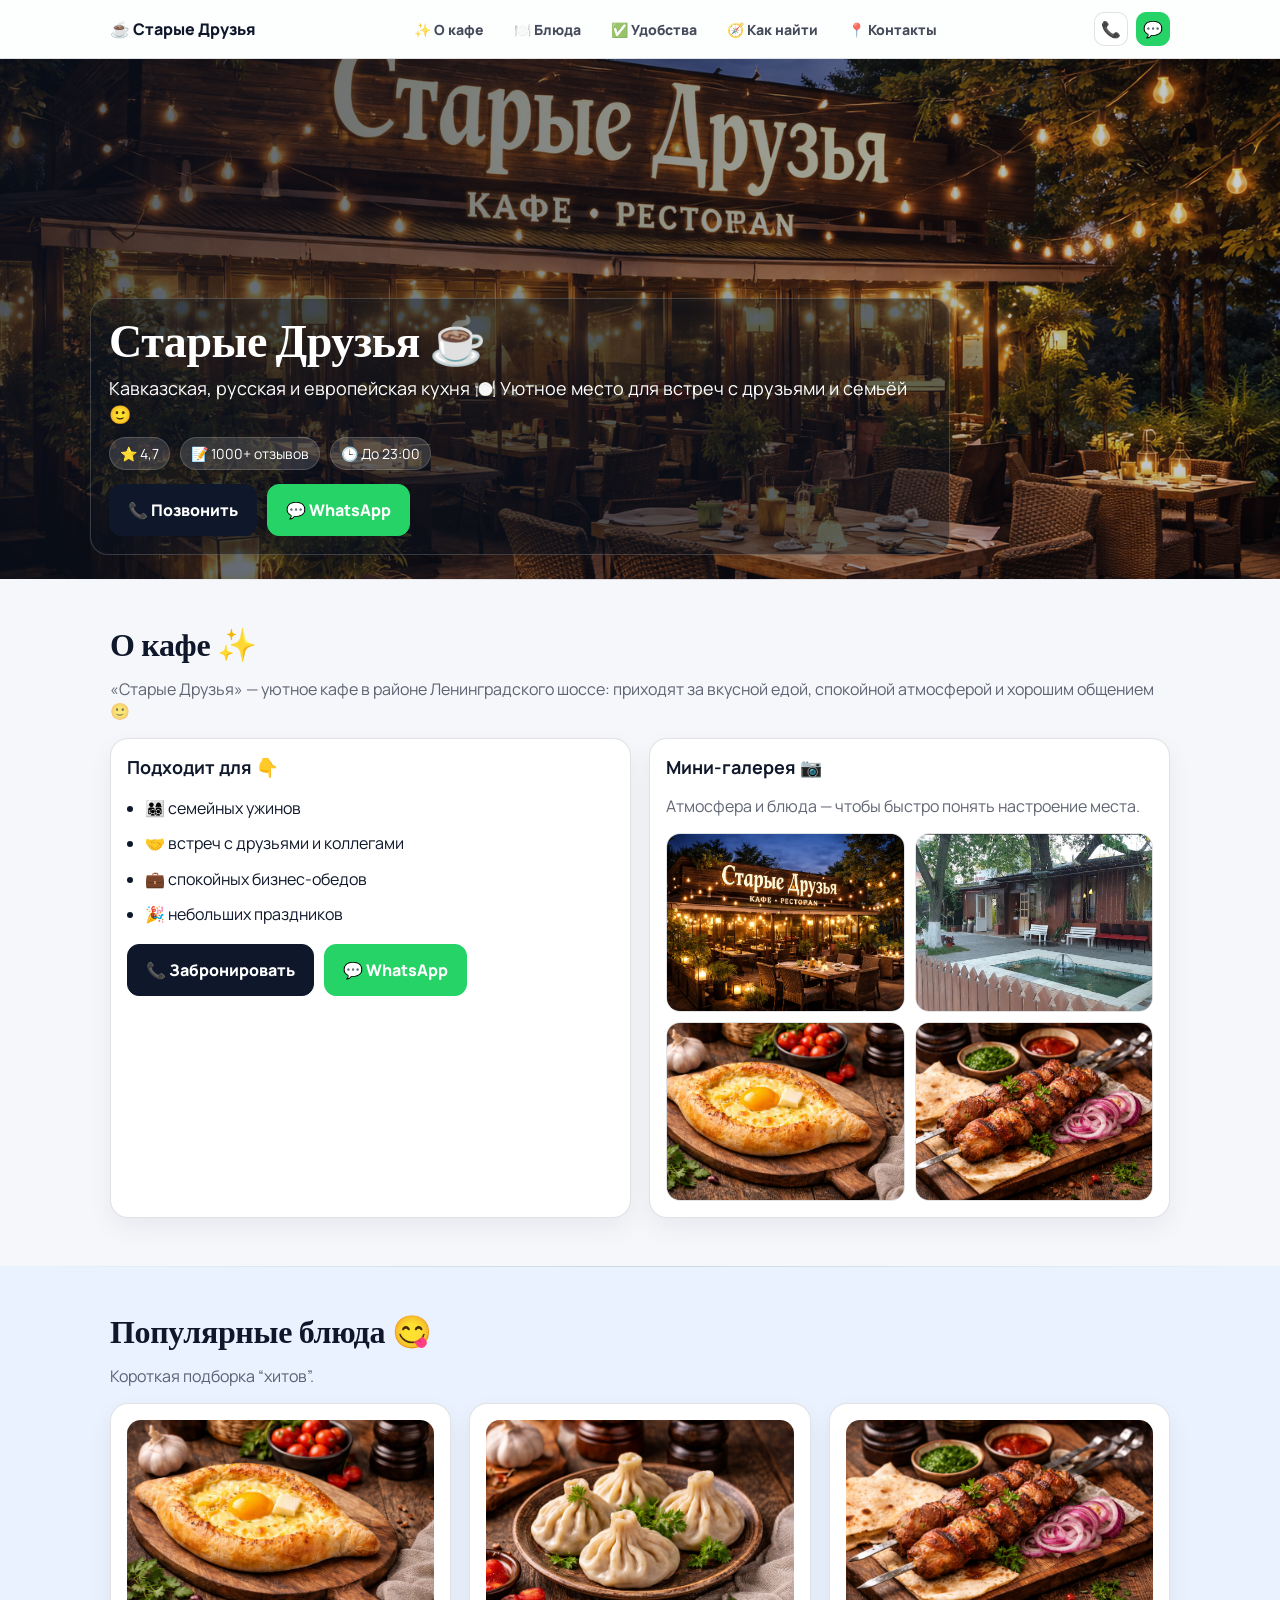
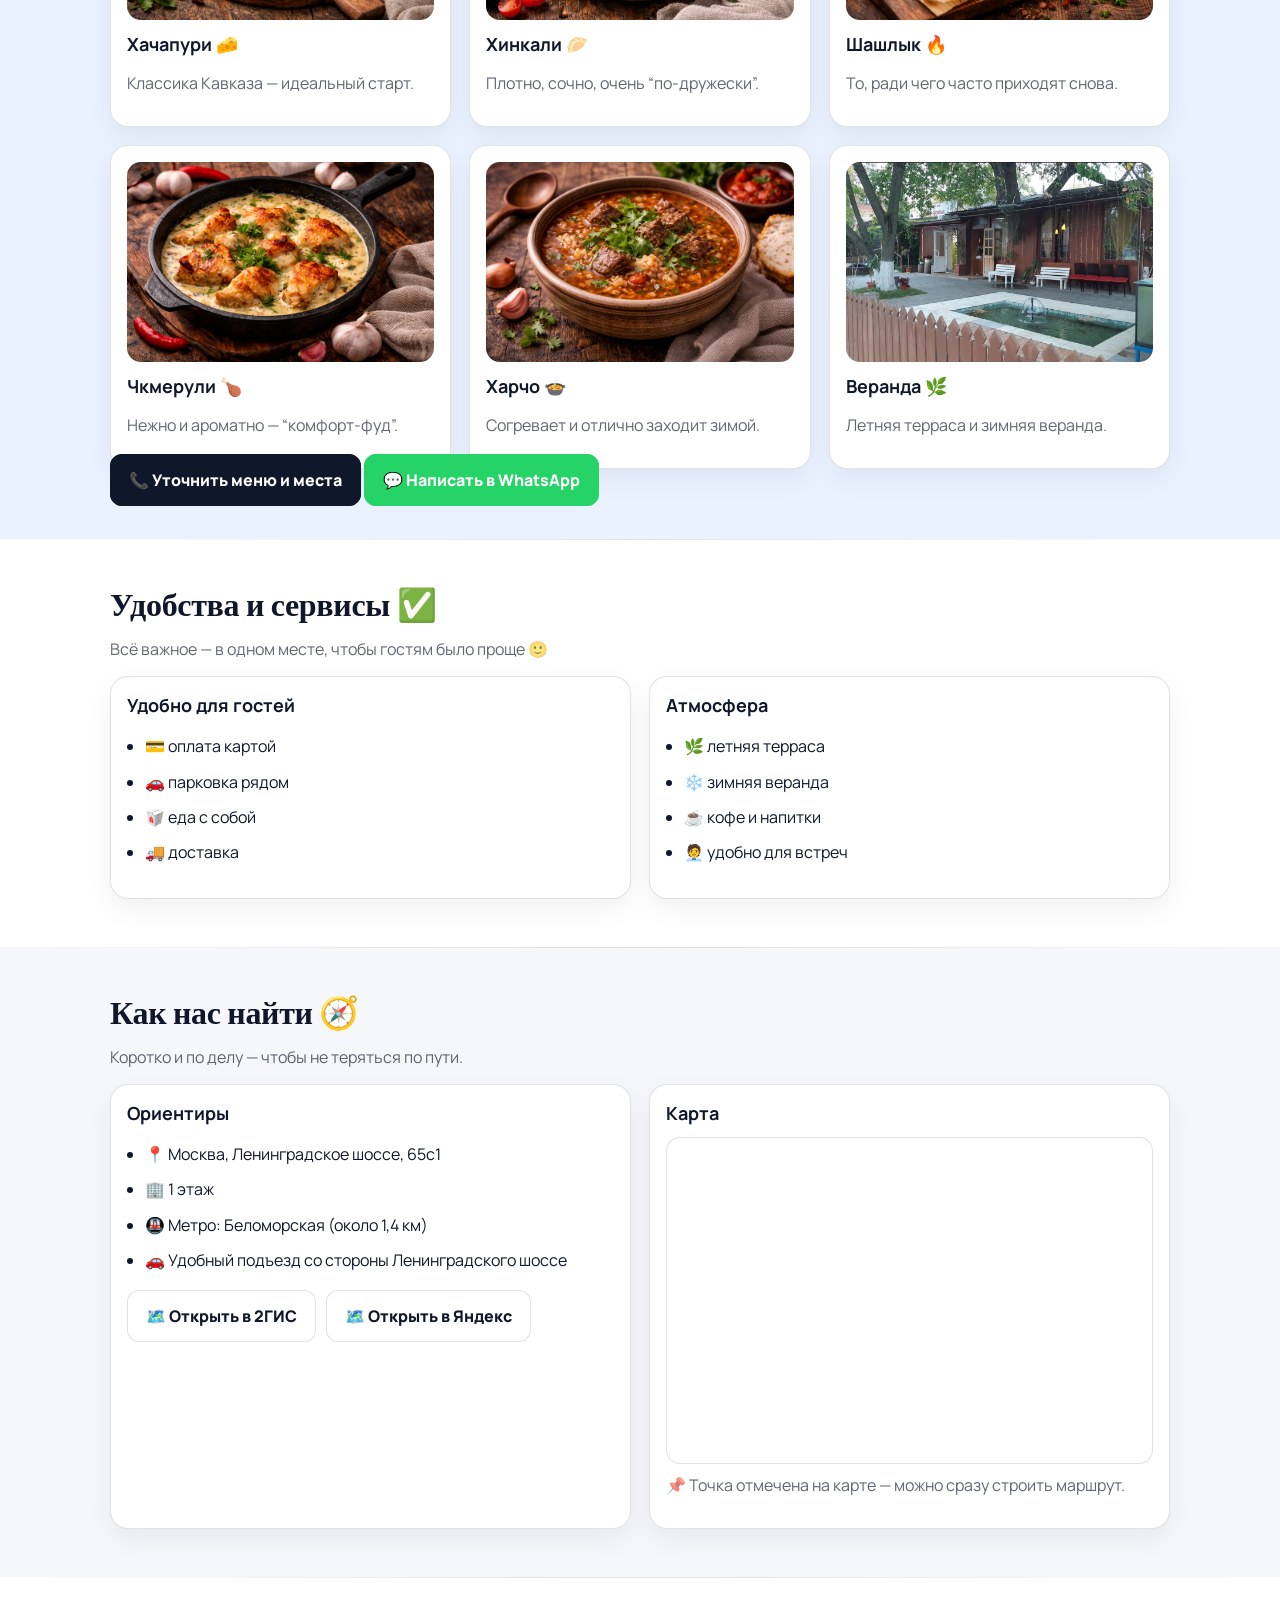
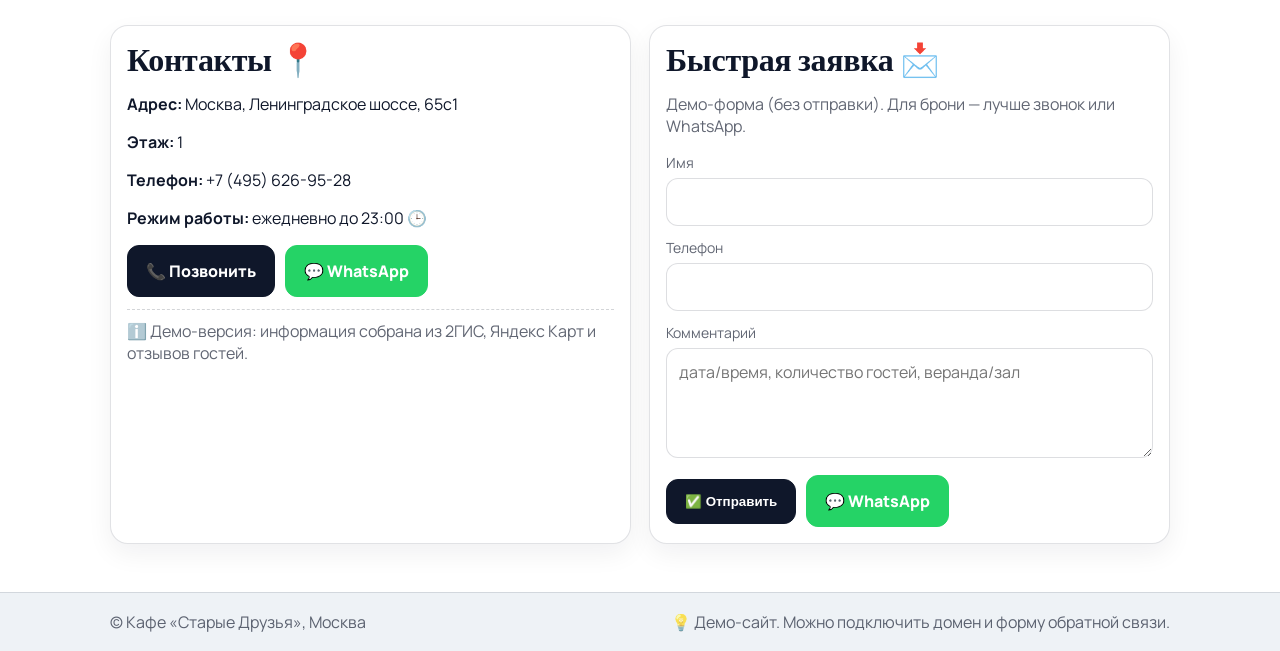
<file: index.html>
<!doctype html>
<html lang="ru">
<head>
  <meta charset="utf-8" />
  <meta name="viewport" content="width=device-width, initial-scale=1" />
  <title>Старые Друзья — кафе на Ленинградском шоссе</title>
  <meta name="description" content="Кафе «Старые Друзья»: кавказская, русская и европейская кухня, летняя терраса и зимняя веранда. Москва, Ленинградское шоссе, 65с1." />

  <!-- Canonical -->
  <link rel="canonical" href="https://denisbykov1991-spec.github.io/staryye-druzya/" />

  <!-- Open Graph / Messengers preview -->
  <meta property="og:type" content="website" />
  <meta property="og:locale" content="ru_RU" />
  <meta property="og:site_name" content="Старые Друзья" />
  <meta property="og:title" content="Старые Друзья — кафе на Ленинградском шоссе ☕" />
  <meta property="og:description" content="Кавказская, русская и европейская кухня 🍽️ + летняя терраса и зимняя веранда 🌿❄️. Москва." />
  <meta property="og:url" content="https://denisbykov1991-spec.github.io/staryye-druzya/" />
  <meta property="og:image" content="https://denisbykov1991-spec.github.io/staryye-druzya/img/og.jpg" />
  <meta property="og:image:width" content="1200" />
  <meta property="og:image:height" content="630" />

  <meta name="twitter:card" content="summary_large_image" />
  <meta name="twitter:title" content="Старые Друзья — кафе на Ленинградском шоссе ☕" />
  <meta name="twitter:description" content="Кухня Кавказа + классика 🍽️, веранда круглый год 🌿❄️. Москва." />
  <meta name="twitter:image" content="https://denisbykov1991-spec.github.io/staryye-druzya/img/og.jpg" />

  <!-- Fonts -->
  <link rel="preconnect" href="https://fonts.googleapis.com">
  <link rel="preconnect" href="https://fonts.gstatic.com" crossorigin>
  <link href="https://fonts.googleapis.com/css2?family=Manrope:wght@400;600;700;800&family=Fraunces:opsz,wght@9..144,600;9..144,700&display=swap" rel="stylesheet">

  <link rel="stylesheet" href="styles.css" />
</head>

<body>
  <!-- Top nav (NOT sticky) -->
  <nav class="topnav" aria-label="Навигация">
    <div class="container topnav__inner">
      <a class="brand" href="#top" aria-label="Наверх">☕ Старые Друзья</a>

      <div class="topnav__links" role="navigation" aria-label="Разделы">
        <a href="#about">✨ О кафе</a>
        <a href="#menu">🍽️ Блюда</a>
        <a href="#services">✅ Удобства</a>
        <a href="#howto">🧭 Как найти</a>
        <a href="#contacts">📍 Контакты</a>
      </div>

      <div class="topnav__actions">
        <a class="topnav__btn" href="tel:+74956269528" aria-label="Позвонить">📞</a>
        <a class="topnav__btn topnav__btn--wa wa-pulse" href="https://wa.me/74956269528" target="_blank" rel="noopener" aria-label="WhatsApp">💬</a>
      </div>
    </div>
  </nav>

  <!-- HERO -->
  <header id="top" class="hero" style="--hero-img:url('img/hero.jpg')">
    <div class="container hero__inner">
      <div class="hero__panel">
        <h1>Старые Друзья ☕</h1>
        <p class="lead">
          Кавказская, русская и европейская кухня 🍽️  
          Уютное место для встреч с друзьями и семьёй 🙂
        </p>

        <div class="meta">
          <span>⭐ 4,7</span>
          <span>📝 1000+ отзывов</span>
          <span>🕒 До 23:00</span>
        </div>

        <div class="actions">
          <a class="btn btn--primary" href="tel:+74956269528">📞 Позвонить</a>
          <a class="btn btn--whatsapp wa-pulse" href="https://wa.me/74956269528" target="_blank" rel="noopener">💬 WhatsApp</a>
        </div>
      </div>
    </div>
  </header>

  <main>
    <!-- ABOUT -->
    <section id="about" class="section section--mist section--divider">
      <div class="container">
        <div class="section__head">
          <h2>О кафе ✨</h2>
          <p class="muted">
            «Старые Друзья» — уютное кафе в районе Ленинградского шоссе:  
            приходят за вкусной едой, спокойной атмосферой и хорошим общением 🙂
          </p>
        </div>

        <div class="grid grid--2">
          <div class="card">
            <h3 style="margin-top:0;">Подходит для 👇</h3>
            <ul class="bullets">
              <li>👨‍👩‍👧‍👦 семейных ужинов</li>
              <li>🤝 встреч с друзьями и коллегами</li>
              <li>💼 спокойных бизнес-обедов</li>
              <li>🎉 небольших праздников</li>
            </ul>

            <div class="actions" style="margin-top:12px;">
              <a class="btn btn--primary" href="tel:+74956269528">📞 Забронировать</a>
              <a class="btn btn--whatsapp wa-pulse" href="https://wa.me/74956269528" target="_blank" rel="noopener">💬 WhatsApp</a>
            </div>
          </div>

          <div class="card">
            <h3 style="margin-top:0;">Мини-галерея 📷</h3>
            <p class="muted">Атмосфера и блюда — чтобы быстро понять настроение места.</p>

            <div class="gallery">
              <img src="img/hero.jpg" alt="Атмосфера">
              <img src="img/terrace.jpg" alt="Веранда">
              <img src="img/khachapuri.jpg" alt="Хачапури">
              <img src="img/shashlik.jpg" alt="Шашлык">
            </div>
          </div>
        </div>
      </div>
    </section>

    <!-- MENU -->
    <section id="menu" class="section section--sky section--divider">
      <div class="container">
        <div class="section__head">
          <h2>Популярные блюда 😋</h2>
          <p class="muted">Короткая подборка “хитов”.</p>
        </div>

        <div class="grid grid--3 menu-grid">
          <article class="card menu-card">
            <img src="img/khachapuri.jpg" alt="Хачапури">
            <h3>Хачапури 🧀</h3>
            <p class="muted">Классика Кавказа — идеальный старт.</p>
          </article>

          <article class="card menu-card">
            <img src="img/khinkali.jpg" alt="Хинкали">
            <h3>Хинкали 🥟</h3>
            <p class="muted">Плотно, сочно, очень “по-дружески”.</p>
          </article>

          <article class="card menu-card">
            <img src="img/shashlik.jpg" alt="Шашлык">
            <h3>Шашлык 🔥</h3>
            <p class="muted">То, ради чего часто приходят снова.</p>
          </article>

          <article class="card menu-card">
            <img src="img/chkmeruli.jpg" alt="Чкмерули">
            <h3>Чкмерули 🍗</h3>
            <p class="muted">Нежно и ароматно — “комфорт-фуд”.</p>
          </article>

          <article class="card menu-card">
            <img src="img/kharcho.jpg" alt="Харчо">
            <h3>Харчо 🍲</h3>
            <p class="muted">Согревает и отлично заходит зимой.</p>
          </article>

          <article class="card menu-card">
            <img src="img/terrace.jpg" alt="Веранда">
            <h3>Веранда 🌿</h3>
            <p class="muted">Летняя терраса и зимняя веранда.</p>
          </article>
        </div>

        <div class="section__actions">
          <a class="btn btn--primary" href="tel:+74956269528">📞 Уточнить меню и места</a>
          <a class="btn btn--whatsapp wa-pulse" href="https://wa.me/74956269528" target="_blank" rel="noopener">💬 Написать в WhatsApp</a>
        </div>
      </div>
    </section>

    <!-- SERVICES -->
    <section id="services" class="section section--paper section--divider">
      <div class="container">
        <div class="section__head">
          <h2>Удобства и сервисы ✅</h2>
          <p class="muted">Всё важное — в одном месте, чтобы гостям было проще 🙂</p>
        </div>

        <div class="grid grid--2">
          <div class="card">
            <h3 style="margin-top:0;">Удобно для гостей</h3>
            <ul class="bullets">
              <li>💳 оплата картой</li>
              <li>🚗 парковка рядом</li>
              <li>🥡 еда с собой</li>
              <li>🚚 доставка</li>
            </ul>
          </div>

          <div class="card">
            <h3 style="margin-top:0;">Атмосфера</h3>
            <ul class="bullets">
              <li>🌿 летняя терраса</li>
              <li>❄️ зимняя веранда</li>
              <li>☕ кофе и напитки</li>
              <li>🧑‍💼 удобно для встреч</li>
            </ul>
          </div>
        </div>
      </div>
    </section>

    <!-- HOW TO FIND -->
    <section id="howto" class="section section--mist section--divider">
      <div class="container">
        <div class="section__head">
          <h2>Как нас найти 🧭</h2>
          <p class="muted">Коротко и по делу — чтобы не теряться по пути.</p>
        </div>

        <div class="grid grid--2">
          <div class="card">
            <h3 style="margin-top:0;">Ориентиры</h3>
            <ul class="bullets">
              <li>📍 Москва, Ленинградское шоссе, 65с1</li>
              <li>🏢 1 этаж</li>
              <li>🚇 Метро: Беломорская (около 1,4 км)</li>
              <li>🚗 Удобный подъезд со стороны Ленинградского шоссе</li>
            </ul>

            <div class="actions" style="margin-top:12px;">
              <a class="btn btn--ghost" href="https://2gis.ru/moscow/firm/70000001022725761" target="_blank" rel="noopener">🗺️ Открыть в 2ГИС</a>
              <a class="btn btn--ghost" href="https://yandex.ru/maps/org/staryye_druzya/107307470305/" target="_blank" rel="noopener">🗺️ Открыть в Яндекс</a>
            </div>
          </div>

          <div class="card">
            <h3 style="margin-top:0;">Карта</h3>
            <div class="map">
              <iframe
                title="Карта"
                src="https://yandex.ru/map-widget/v1/?ll=37.459322%2C55.866321&z=16&pt=37.459322%2C55.866321%2Cpm2rdm&mode=search"
                width="100%"
                height="320"
                frameborder="0"
                style="border:0;"
                allowfullscreen>
              </iframe>
            </div>
            <p class="muted" style="margin-top:10px;">📌 Точка отмечена на карте — можно сразу строить маршрут.</p>
          </div>
        </div>
      </div>
    </section>

    <!-- CONTACTS -->
    <section id="contacts" class="section section--paper section--divider">
      <div class="container">
        <div class="grid grid--2">
          <div class="card">
            <h2 style="margin-top:0;">Контакты 📍</h2>
            <p><b>Адрес:</b> Москва, Ленинградское шоссе, 65с1</p>
            <p><b>Этаж:</b> 1</p>
            <p><b>Телефон:</b> <a class="link" href="tel:+74956269528">+7 (495) 626-95-28</a></p>
            <p><b>Режим работы:</b> ежедневно до 23:00 🕒</p>

            <div class="actions">
              <a class="btn btn--primary" href="tel:+74956269528">📞 Позвонить</a>
              <a class="btn btn--whatsapp wa-pulse" href="https://wa.me/74956269528" target="_blank" rel="noopener">💬 WhatsApp</a>
            </div>

            <p class="trust muted">
              ℹ️ Демо-версия: информация собрана из 2ГИС, Яндекс Карт и отзывов гостей.
            </p>
          </div>

          <div class="card">
            <h2 style="margin-top:0;">Быстрая заявка 📩</h2>
            <p class="muted">Демо-форма (без отправки). Для брони — лучше звонок или WhatsApp.</p>

            <form class="form" onsubmit="event.preventDefault(); alert('Демо: форма отключена. Для брони позвоните или напишите в WhatsApp 🙂');">
              <label>
                <span>Имя</span>
                <input required name="name" />
              </label>
              <label>
                <span>Телефон</span>
                <input required name="phone" type="tel" />
              </label>
              <label>
                <span>Комментарий</span>
                <textarea name="comment" placeholder="дата/время, количество гостей, веранда/зал"></textarea>
              </label>
              <div class="form__actions">
                <button class="btn btn--primary" type="submit">✅ Отправить</button>
                <a class="btn btn--whatsapp wa-pulse" href="https://wa.me/74956269528" target="_blank" rel="noopener">💬 WhatsApp</a>
              </div>
            </form>
          </div>
        </div>
      </div>
    </section>

  </main>

  <footer class="footer">
    <div class="container footer__inner">
      <div class="muted">© Кафе «Старые Друзья», Москва</div>
      <div class="muted">💡 Демо-сайт. Можно подключить домен и форму обратной связи.</div>
    </div>
  </footer>
</body>
</html>
</file>
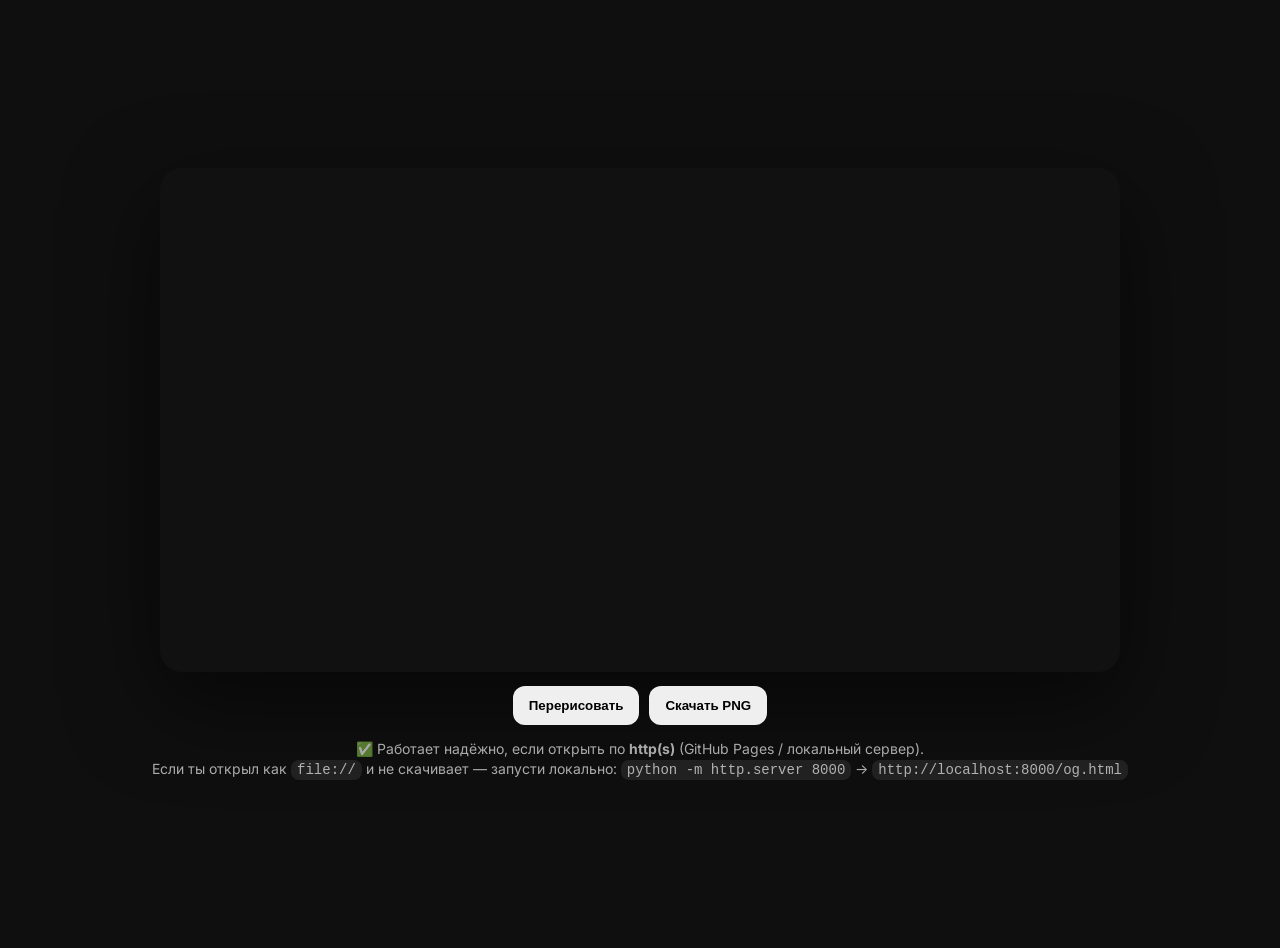
<file: og.html>
<!doctype html>
<html lang="ru">
<head>
  <meta charset="utf-8"/>
  <meta name="viewport" content="width=device-width, initial-scale=1"/>
  <title>OG generator — Старые Друзья</title>

  <!-- Fonts (для canvas: ждём загрузку document.fonts) -->
  <link rel="preconnect" href="https://fonts.googleapis.com">
  <link rel="preconnect" href="https://fonts.gstatic.com" crossorigin>
  <link href="https://fonts.googleapis.com/css2?family=Inter:wght@600;700;800&family=Playfair+Display:wght@700&display=swap" rel="stylesheet">

  <style>
    body{
      margin:0; min-height:100vh; display:grid; place-items:center;
      background:#0f0f0f; color:#fff; font-family: Inter, system-ui;
      padding:24px;
    }
    .wrap{ display:grid; gap:14px; justify-items:center; max-width: 980px; width: 100%; }
    canvas{
      width: 960px; max-width: 100%;
      border-radius: 22px;
      box-shadow: 0 30px 90px rgba(0,0,0,.55);
      background:#111;
    }
    .row{ display:flex; gap:10px; flex-wrap:wrap; justify-content:center; }
    button{
      border:0; border-radius: 12px; padding: 12px 16px;
      font-weight: 900; cursor:pointer;
    }
    .hint{ color: rgba(255,255,255,.65); font-size: 14px; text-align:center; line-height:1.45; }
    code{ background: rgba(255,255,255,.08); padding:2px 6px; border-radius:8px; }
  </style>
</head>
<body>
  <div class="wrap">
    <canvas id="og" width="1200" height="630"></canvas>

    <div class="row">
      <button id="render">Перерисовать</button>
      <button id="download">Скачать PNG</button>
    </div>

    <div class="hint">
      ✅ Работает надёжно, если открыть по <b>http(s)</b> (GitHub Pages / локальный сервер).<br/>
      Если ты открыл как <code>file://</code> и не скачивает — запусти локально:
      <code>python -m http.server 8000</code> → <code>http://localhost:8000/og.html</code>
    </div>
  </div>

  <script>
    const W = 1200, H = 630;
    const canvas = document.getElementById('og');
    const ctx = canvas.getContext('2d');

    function roundRect(x, y, w, h, r) {
      const rr = Math.min(r, w/2, h/2);
      ctx.beginPath();
      ctx.moveTo(x+rr, y);
      ctx.arcTo(x+w, y, x+w, y+h, rr);
      ctx.arcTo(x+w, y+h, x, y+h, rr);
      ctx.arcTo(x, y+h, x, y, rr);
      ctx.arcTo(x, y, x+w, y, rr);
      ctx.closePath();
    }

    function drawChip(x, y, text) {
      ctx.save();
      ctx.font = '700 22px Inter, system-ui';
      const padX = 18, padY = 12;
      const tw = ctx.measureText(text).width;
      const cw = tw + padX*2;
      const ch = 22 + padY*2;

      // chip bg
      ctx.globalAlpha = 0.12;
      ctx.fillStyle = '#ffffff';
      roundRect(x, y, cw, ch, 999);
      ctx.fill();

      // chip border
      ctx.globalAlpha = 0.22;
      ctx.strokeStyle = '#ffffff';
      ctx.lineWidth = 2;
      roundRect(x, y, cw, ch, 999);
      ctx.stroke();

      // chip text
      ctx.globalAlpha = 0.92;
      ctx.fillStyle = '#ffffff';
      ctx.textBaseline = 'middle';
      ctx.fillText(text, x + padX, y + ch/2 + 1);

      ctx.restore();
      return cw;
    }

    async function renderOG() {
      // Clean
      ctx.clearRect(0,0,W,H);

      // Background base
      ctx.fillStyle = '#0f0f0f';
      ctx.fillRect(0,0,W,H);

      // Clip rounded card
      ctx.save();
      roundRect(0,0,W,H,36);
      ctx.clip();

      // Background image
      const bg = new Image();
      bg.crossOrigin = 'anonymous';
      bg.src = 'img/hero.jpg';

      await new Promise((resolve) => {
        bg.onload = resolve;
        bg.onerror = resolve; // если не загрузится — всё равно отрисуем остальное
      });

      if (bg.complete && bg.naturalWidth) {
        // cover
        const scale = Math.max(W / bg.naturalWidth, H / bg.naturalHeight);
        const dw = bg.naturalWidth * scale;
        const dh = bg.naturalHeight * scale;
        const dx = (W - dw) / 2;
        const dy = (H - dh) / 2;

        ctx.globalAlpha = 0.34;
        ctx.drawImage(bg, dx, dy, dw, dh);
        ctx.globalAlpha = 1;
      }

      // Overlay gradient left->right
      const g1 = ctx.createLinearGradient(0,0,W,0);
      g1.addColorStop(0, 'rgba(0,0,0,0.78)');
      g1.addColorStop(1, 'rgba(0,0,0,0.22)');
      ctx.fillStyle = g1;
      ctx.fillRect(0,0,W,H);

      // Soft green radial
      const g2 = ctx.createRadialGradient(220,140,10, 220,140,520);
      g2.addColorStop(0, 'rgba(37,211,102,0.22)');
      g2.addColorStop(1, 'rgba(37,211,102,0)');
      ctx.fillStyle = g2;
      ctx.fillRect(0,0,W,H);

      // Content
      const pad = 64;

      // Brand
      ctx.fillStyle = 'rgba(255,255,255,0.95)';
      ctx.font = '800 28px Inter, system-ui';
      ctx.fillText('☕ Старые Друзья', pad, pad + 6);

      // Title
      ctx.font = '700 78px "Playfair Display", Georgia, serif';
      ctx.fillText('Кафе на Ленинградском шоссе', pad, pad + 110);

      // Subtitle
      ctx.font = '700 34px Inter, system-ui';
      ctx.fillStyle = 'rgba(255,255,255,0.88)';
      ctx.fillText('Кухня Кавказа + классика 🍽️ • Веранда круглый год 🌿❄️', pad, pad + 170);

      // Chips
      let cx = pad, cy = pad + 210;
      cx += drawChip(cx, cy, '⭐ 4,7') + 12;
      cx += drawChip(cx, cy, '📝 1183 оценок') + 12;
      drawChip(cx, cy, '📍 Москва');

      // Bottom left hint
      ctx.font = '600 18px Inter, system-ui';
      ctx.fillStyle = 'rgba(255,255,255,0.65)';
      ctx.fillText('Демо-версия сайта • GitHub Pages', pad, H - pad + 6);

      // Bottom right CTA
      const ctaText = '💬 WhatsApp';
      ctx.font = '900 22px Inter, system-ui';
      const tW = ctx.measureText(ctaText).width;
      const bx = W - pad - (tW + 44);
      const by = H - pad - 22;
      const bw = tW + 44;
      const bh = 52;

      // button
      ctx.fillStyle = '#25D366';
      roundRect(bx, by, bw, bh, 18);
      ctx.fill();

      // button text
      ctx.fillStyle = '#0b0b0b';
      ctx.textBaseline = 'middle';
      ctx.fillText(ctaText, bx + 22, by + bh/2 + 1);

      ctx.restore();

      // outer shadow-ish border
      ctx.save();
      ctx.lineWidth = 2;
      ctx.strokeStyle = 'rgba(255,255,255,0.06)';
      roundRect(0.5,0.5,W-1,H-1,36);
      ctx.stroke();
      ctx.restore();
    }

    async function ensureFonts() {
      // ждём шрифты (чтобы canvas рисовал ими, а не запасными)
      try {
        if (document.fonts && document.fonts.ready) {
          await document.fonts.ready;
        }
      } catc
</file>
<file: styles.css>
:root{
  --text:#0f172a;
  --muted: rgba(15,23,42,.66);
  --border: rgba(15,23,42,.12);

  --primary:#0f172a;
  --whatsapp:#25D366;

  --page-bg:#eef2f6;
  --mist:#f6f7fb;
  --sky:#eaf2ff;
  --paper:#ffffff;
  --dark:#0b1220;

  --radius:18px;

  --font-body:"Manrope", -apple-system, BlinkMacSystemFont, "Segoe UI", Roboto, Arial, sans-serif;
  --font-head:"Fraunces", Georgia, serif;
}

*{ box-sizing:border-box; }
html,body{
  margin:0;
  padding:0;
  font-family:var(--font-body);
  color:var(--text);
  background:var(--page-bg);
}
a{ color:inherit; text-decoration:none; }
img{ max-width:100%; display:block; }

.container{
  max-width:1100px;
  margin:0 auto;
  padding:0 20px;
}

/* Typography */
h1,h2{ font-family:var(--font-head); letter-spacing:-0.01em; }
h1{ margin:0 0 10px; font-size:46px; line-height:1.05; }
h2{ margin:0 0 10px; font-size:32px; line-height:1.1; }
h3{ margin:12px 0 6px; font-size:18px; }
.lead{ margin:8px 0 0; font-size:18px; line-height:1.45; }
.muted{ color:var(--muted); }

.section{
  padding:48px 0;
}
.section--mist{ background:var(--mist); }
.section--sky{ background:var(--sky); }
.section--paper{ background:var(--paper); }
.section--dark{ background:var(--dark); color:#fff; }
.section--dark .muted{ color:rgba(255,255,255,.72); }

.section--divider{
  position:relative;
}
.section--divider::before{
  content:"";
  position:absolute;
  top:0;
  left:0;
  right:0;
  height:1px;
  background: linear-gradient(to right, transparent, rgba(15,23,42,.12), transparent);
}
.section--dark.section--divider::before{
  background: linear-gradient(to right, transparent, rgba(255,255,255,.14), transparent);
}

.section__head{ margin-bottom:14px; }

/* Nav (not sticky) */
.topnav{
  background: rgba(255,255,255,.88);
  border-bottom: 1px solid var(--border);
  backdrop-filter: blur(10px);
}
.topnav__inner{
  height:58px;
  display:flex;
  align-items:center;
  justify-content:space-between;
  gap:12px;
}
.brand{
  font-weight:800;
  white-space:nowrap;
}

.topnav__links{
  display:flex;
  gap:10px;
  align-items:center;
  flex-wrap:wrap;
}
.topnav__links a{
  font-weight:800;
  font-size:14px;
  padding:7px 10px;
  border-radius:12px;
  color: rgba(15,23,42,.78);
}
.topnav__links a:hover{
  background: rgba(15,23,42,.06);
  color: rgba(15,23,42,.95);
}

.topnav__actions{ display:flex; gap:8px; }
.topnav__btn{
  width:34px;
  height:34px;
  border-radius:10px;
  display:flex;
  align-items:center;
  justify-content:center;
  background:#fff;
  border:1px solid var(--border);
}
.topnav__btn--wa{
  background: var(--whatsapp);
  color:#fff;
  border-color: var(--whatsapp);
}

/* Hero */
.hero{
  background:
    linear-gradient(90deg, rgba(11,18,32,.72), rgba(11,18,32,.2)),
    var(--hero-img);
  background-size:cover;
  background-position:center;
}
.hero__inner{
  min-height:520px;
  display:flex;
  align-items:flex-end;
  padding:24px 0;
}
.hero__panel{
  color:#fff;
  background: rgba(11,18,32,.45);
  border:1px solid rgba(255,255,255,.18);
  border-radius: var(--radius);
  padding:18px;
  max-width: 860px;
}
.meta{
  display:flex;
  flex-wrap:wrap;
  gap:10px;
  margin-top:10px;
}
.meta span{
  font-size:14px;
  padding:6px 10px;
  border-radius:999px;
  background:rgba(255,255,255,.14);
  border:1px solid rgba(255,255,255,.16);
}

/* Buttons */
.actions{
  display:flex;
  flex-wrap:wrap;
  gap:10px;
  margin-top:14px;
}
.btn{
  padding:14px 18px;
  border-radius:12px;
  font-weight:800;
  border:1px solid var(--border);
  background:#fff;
}
.btn--primary{
  background: var(--primary);
  color:#fff;
  border-color: var(--primary);
}
.btn--whatsapp{
  background: var(--whatsapp);
  color:#fff;
  border-color: var(--whatsapp);
}
.btn--ghost{
  background:#fff;
}

/* Grids */
.grid{ display:grid; gap:18px; }
.grid--2{ grid-template-columns: repeat(2, 1fr); }
.grid--3{ grid-template-columns: repeat(3, 1fr); }

/* Cards */
.card{
  background:#fff;
  border:1px solid var(--border);
  border-radius: var(--radius);
  padding:16px;
  box-shadow: 0 10px 26px rgba(15,23,42,.06);
}
.section--dark .card{
  background: rgba(255,255,255,.06);
  border-color: rgba(255,255,255,.14);
  box-shadow: none;
}

/* Base image style for any card images */
.card > img{
  width:100%;
  aspect-ratio: 4/3;
  object-fit:cover;
  border-radius:14px;
  margin-bottom:10px;
}

/* ✅ Fix menu images on desktop so they are not huge */
@media (min-width: 901px){
  .menu-card > img{
    height: 200px;      /* adjust 180-220 */
    aspect-ratio: auto;
    object-fit: cover;
  }
}

/* Lists */
.bullets{
  padding-left:18px;
  line-height:1.7;
}
.bullets li{ margin:8px 0; }

/* Gallery */
.gallery{
  display:grid;
  grid-template-columns: repeat(2, 1fr);
  gap:10px;
  margin-top:12px;
}
.gallery img{
  width:100%;
  aspect-ratio: 4/3;
  object-fit: cover;
  border-radius: 14px;
  border: 1px solid var(--border);
}

/* Forms */
.form{ display:grid; gap:12px; margin-top:12px; }
label span{ display:block; margin-bottom:6px; font-size:14px; color:var(--muted); }
input, textarea{
  width:100%;
  border:1px solid rgba(15,23,42,.14);
  border-radius:12px;
  padding:12px 12px;
  font-size:16px;
  outline:none;
  font-family: var(--font-body);
  background:#fff;
}
textarea{ min-height:110px; resize:vertical; }
.form__actions{ display:flex; flex-wrap:wrap; gap:10px; align-items:center; }

.map{
  margin-top:12px;
  border-radius:14px;
  overflow:hidden;
  border:1px solid var(--border);
  background:#fff;
}

.trust{
  margin-top:12px;
  padding-top:10px;
  border-top:1px dashed rgba(15,23,42,.18);
}

.footer{
  padding:18px 0;
  border-top:1px solid var(--border);
  background: transparent;
}
.footer__inner{
  display:flex;
  justify-content:space-between;
  gap:12px;
  flex-wrap:wrap;
}

/* WhatsApp pulse (mobile only) */
@keyframes waPulse {
  0% { box-shadow: 0 0 0 0 rgba(37,211,102,.38); }
  70% { box-shadow: 0 0 0 14px rgba(37,211,102,0); }
  100% { box-shadow: 0 0 0 0 rgba(37,211,102,0); }
}
@media (max-width: 900px){
  .wa-pulse{ animation: waPulse 1.8s ease-out infinite; }

  h1{ font-size:34px; }
  h2{ font-size:26px; }

  .grid--2, .grid--3{ grid-template-columns:1fr; }

  /* Mobile header: menu in one row */
  .topnav__inner{
    display:grid;
    grid-template-columns: auto 1fr auto;
    gap:8px;
  }
  .topnav__links{
    flex-wrap: nowrap;
    overflow-x: auto;
    white-space: nowrap;
  }
}
</file>
